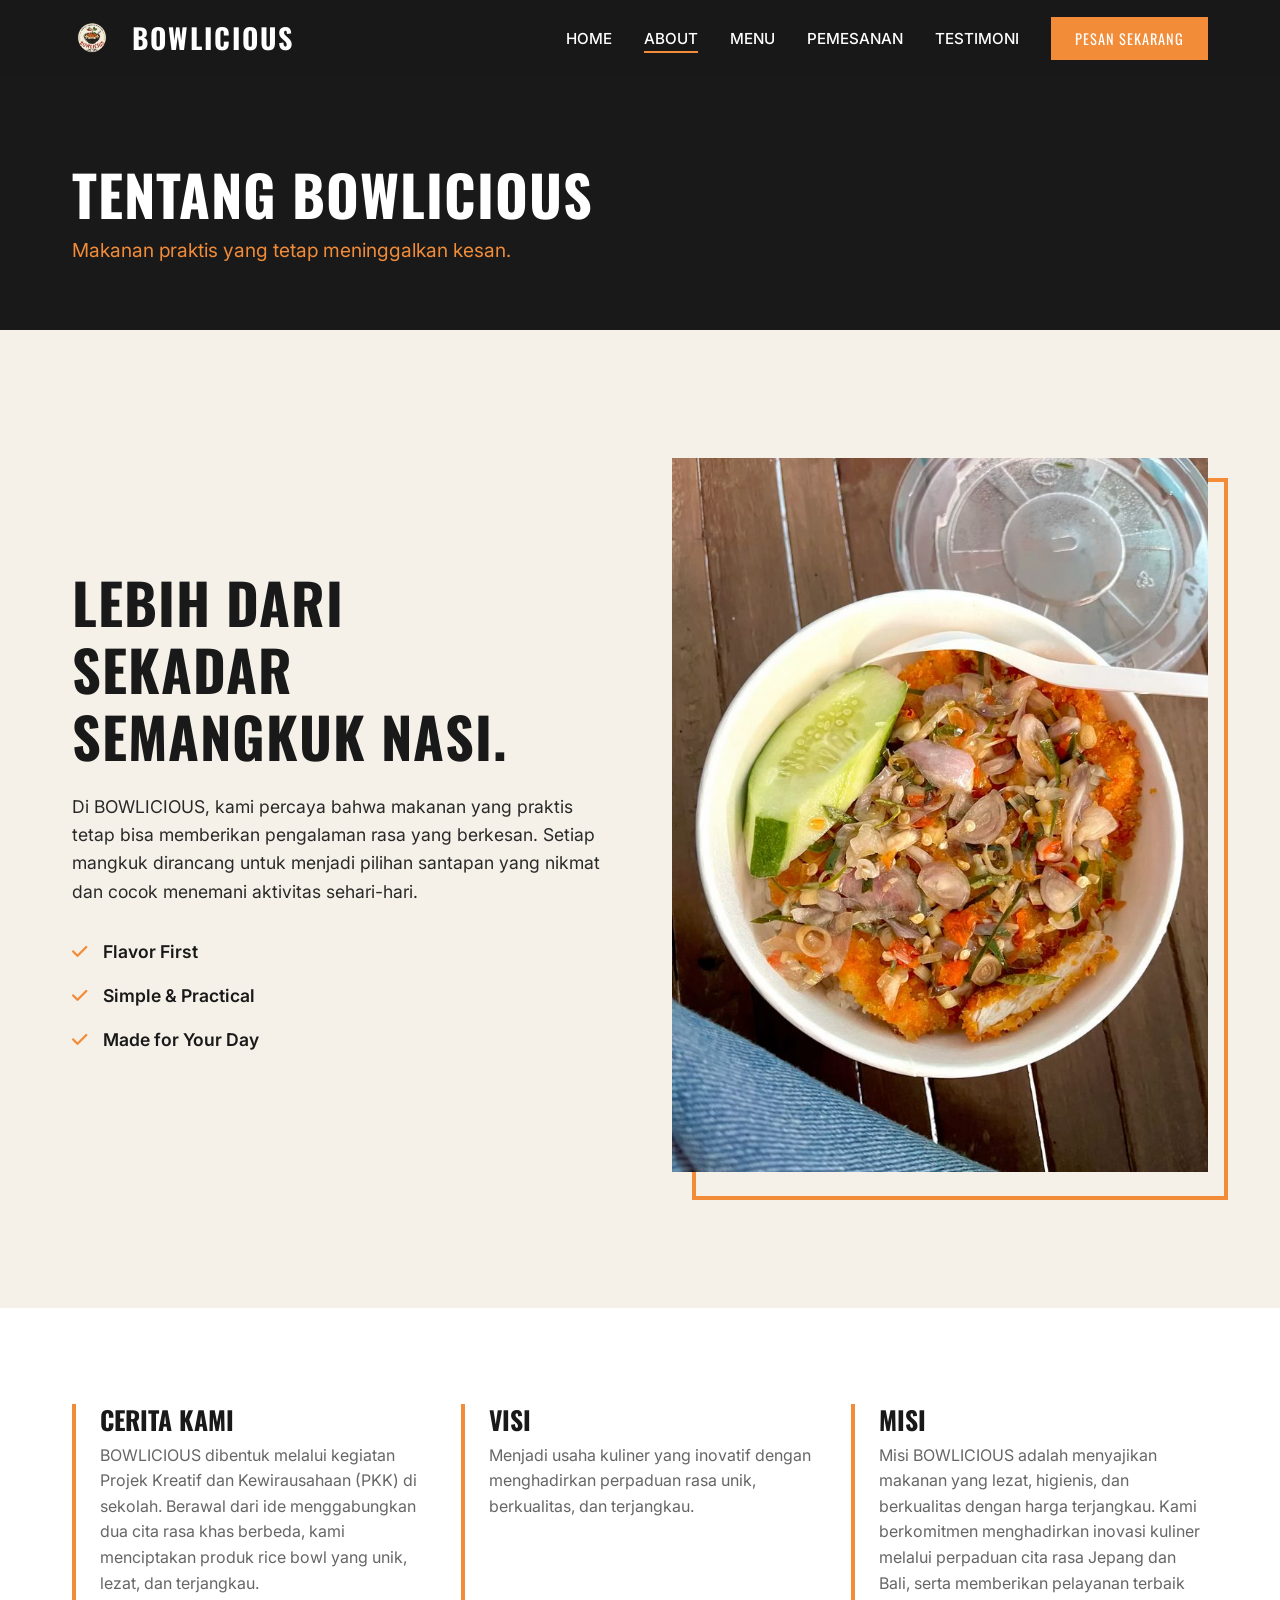
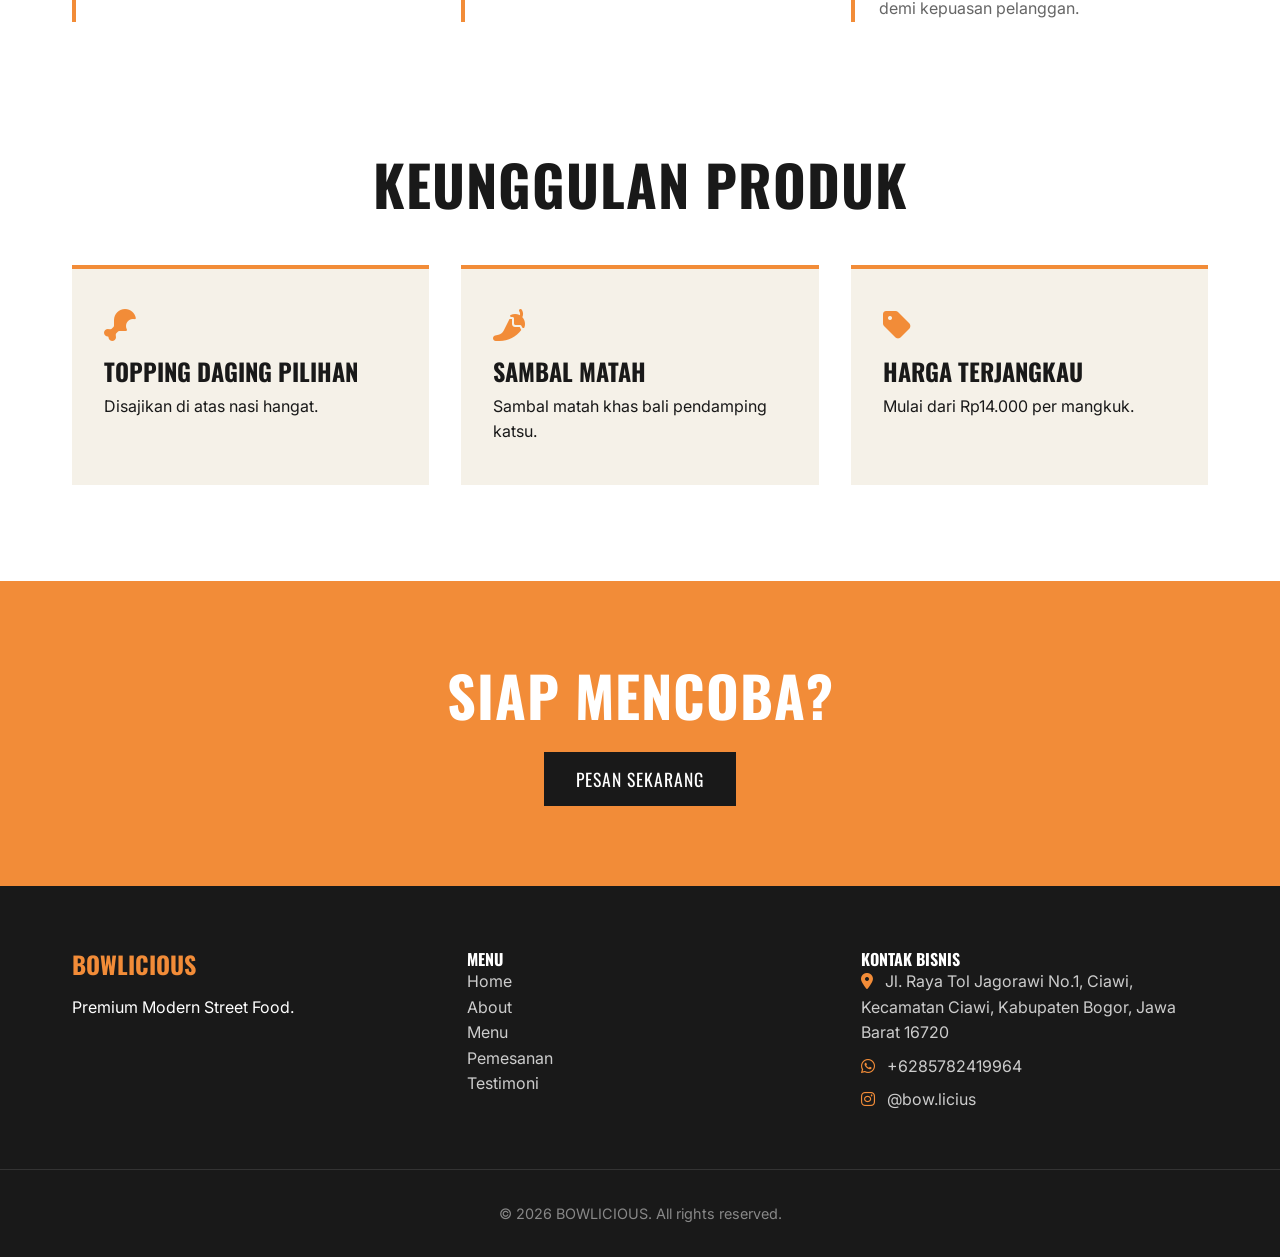
<file: about.html>
<!DOCTYPE html>
<html lang="id">
<head>
    <meta charset="UTF-8">
    <meta name="viewport" content="width=device-width, initial-scale=1.0">
    <link
      rel="shortcut icon"
      href="foto_produk/logo-bowlicious.png"
      type="image/x-icon"
    />
    <title>About | BOWLICIOUS</title>
    <link rel="preconnect" href="https://fonts.googleapis.com">
    <link rel="preconnect" href="https://fonts.gstatic.com" crossorigin>
    <link href="https://fonts.googleapis.com/css2?family=Inter:wght@300;400;500;600&family=Oswald:wght@500;700&display=swap" rel="stylesheet">
    <link rel="stylesheet" href="https://cdnjs.cloudflare.com/ajax/libs/font-awesome/6.4.0/css/all.min.css">
    <link rel="stylesheet" href="style.css">
</head>
<body data-page="about">
    <nav id="navbar" class="solid">
        <div class="nav-container">
            <a href="index.html" class="logo" aria-label="BOWLICIOUS Home">
    <img src="foto_produk/logo-bowlicious.png" alt="Logo BOWLICIOUS" style="height: 40px; width: auto; vertical-align: middle; margin-right: 10px;">
    <span>BOWLICIOUS</span>
</a>
            <button class="menu-toggle" id="mobile-menu" aria-label="Buka menu" aria-expanded="false"><i class="fas fa-bars"></i></button>
            <ul class="nav-menu" id="nav-menu">
                <li><a href="index.html" class="nav-link">Home</a></li>
                <li><a href="about.html" class="nav-link active">About</a></li>
                <li><a href="menu.html" class="nav-link">Menu</a></li>
                <li><a href="pemesanan.html" class="nav-link">Pemesanan</a></li>
                <li><a href="testimoni.html" class="nav-link">Testimoni</a></li>
                <li><a href="pemesanan.html" class="btn btn-primary nav-cta">Pesan Sekarang</a></li>
            </ul>
        </div>
    </nav>

    <header class="page-header">
        <div class="container reveal">
            <h1 class="section-title">TENTANG BOWLICIOUS</h1>
            <p class="page-lead">Makanan praktis yang tetap meninggalkan kesan.</p>
        </div>
    </header>

    <section class="about-section">
        <div class="container about-grid">
            <div class="about-text reveal">
                <h2 class="section-title dark-text">LEBIH DARI<br>SEKADAR<br>SEMANGKUK NASI.</h2>
                <div class="about-desc">
                    <p>Di BOWLICIOUS, kami percaya bahwa makanan yang praktis tetap bisa memberikan pengalaman rasa yang berkesan. Setiap mangkuk dirancang untuk menjadi pilihan santapan yang nikmat dan cocok menemani aktivitas sehari-hari.</p>
                </div>
                <ul class="about-features">
                    <li><i class="fas fa-check"></i> Flavor First</li>
                    <li><i class="fas fa-check"></i> Simple &amp; Practical</li>
                    <li><i class="fas fa-check"></i> Made for Your Day</li>
                </ul>
            </div>
            <div class="about-image-wrapper reveal delay-1">
                <img src="foto_produk/1.jpeg" alt="Bowlicious Signature Bowl" class="about-img">
                <div class="decorative-box"></div>
            </div>
        </div>
    </section>

    <section class="story-section">
        <div class="container story-grid">
            <div class="story-block reveal">
                <h3>Cerita Kami</h3>
                <p>BOWLICIOUS dibentuk melalui kegiatan Projek Kreatif dan Kewirausahaan (PKK) di sekolah. Berawal dari ide menggabungkan dua cita rasa khas berbeda, kami menciptakan produk rice bowl yang unik, lezat, dan terjangkau.</p>
            </div>
            <div class="story-block reveal delay-1">
                <h3>Visi</h3>
                <p>Menjadi usaha kuliner yang inovatif dengan menghadirkan perpaduan rasa unik, berkualitas, dan terjangkau.

</p>
            </div>
            <div class="story-block reveal delay-2">
                <h3>Misi</h3>
                <p>Misi BOWLICIOUS adalah menyajikan makanan yang lezat, higienis, dan berkualitas dengan harga terjangkau. Kami berkomitmen menghadirkan inovasi kuliner melalui perpaduan cita rasa Jepang dan Bali, serta memberikan pelayanan terbaik demi kepuasan pelanggan.</p>
            </div>
        </div>
    </section>

    <section class="intro-section">
        <div class="container">
            <h2 class="section-title dark-text text-center reveal">KEUNGGULAN PRODUK</h2>
            <div class="highlight-grid">
                <div class="highlight-card reveal"><i class="fas fa-drumstick-bite"></i><h3>Topping Daging Pilihan</h3><p>Disajikan di atas nasi hangat.</p></div>
                <div class="highlight-card reveal delay-1"><i class="fas fa-pepper-hot"></i><h3>Sambal Matah</h3><p>Sambal matah khas bali pendamping katsu.</p></div>
                <div class="highlight-card reveal delay-2"><i class="fas fa-tag"></i><h3>Harga Terjangkau</h3><p>Mulai dari Rp14.000 per mangkuk.</p></div>
            </div>
        </div>
    </section>

    <section class="cta-band">
        <div class="container text-center reveal">
            <h2 class="section-title">SIAP MENCOBA?</h2>
            <a href="pemesanan.html" class="btn btn-primary">PESAN SEKARANG</a>
        </div>
    </section>

    <footer>
        <div class="container footer-content">
            <div class="footer-brand">
                <h2>BOWLICIOUS</h2>
                <p>Premium Modern Street Food.</p>
            </div>
            <div class="footer-links">
                <h4>Menu</h4>
                <ul>
                    <li><a href="index.html">Home</a></li>
                    <li><a href="about.html">About</a></li>
                    <li><a href="menu.html">Menu</a></li>
                    <li><a href="pemesanan.html">Pemesanan</a></li>
                    <li><a href="testimoni.html">Testimoni</a></li>
                </ul>
            </div>
            <div class="footer-contact">
                <h4>Kontak Bisnis</h4>
                <p><i class="fas fa-map-marker-alt"></i> Jl. Raya Tol Jagorawi No.1, Ciawi, Kecamatan Ciawi, Kabupaten Bogor, Jawa Barat 16720</p>
          <p><i class="fab fa-whatsapp"></i> +6285782419964</p>
          <p><i class="fab fa-instagram"></i> @bow.licius</p>
            </div>
        </div>
        <div class="footer-bottom">
            <p>&copy; <span id="currentYear"></span> BOWLICIOUS. All rights reserved.</p>
        </div>
    </footer>

    <script src="script.js"></script>
</body>
</html>
</file>
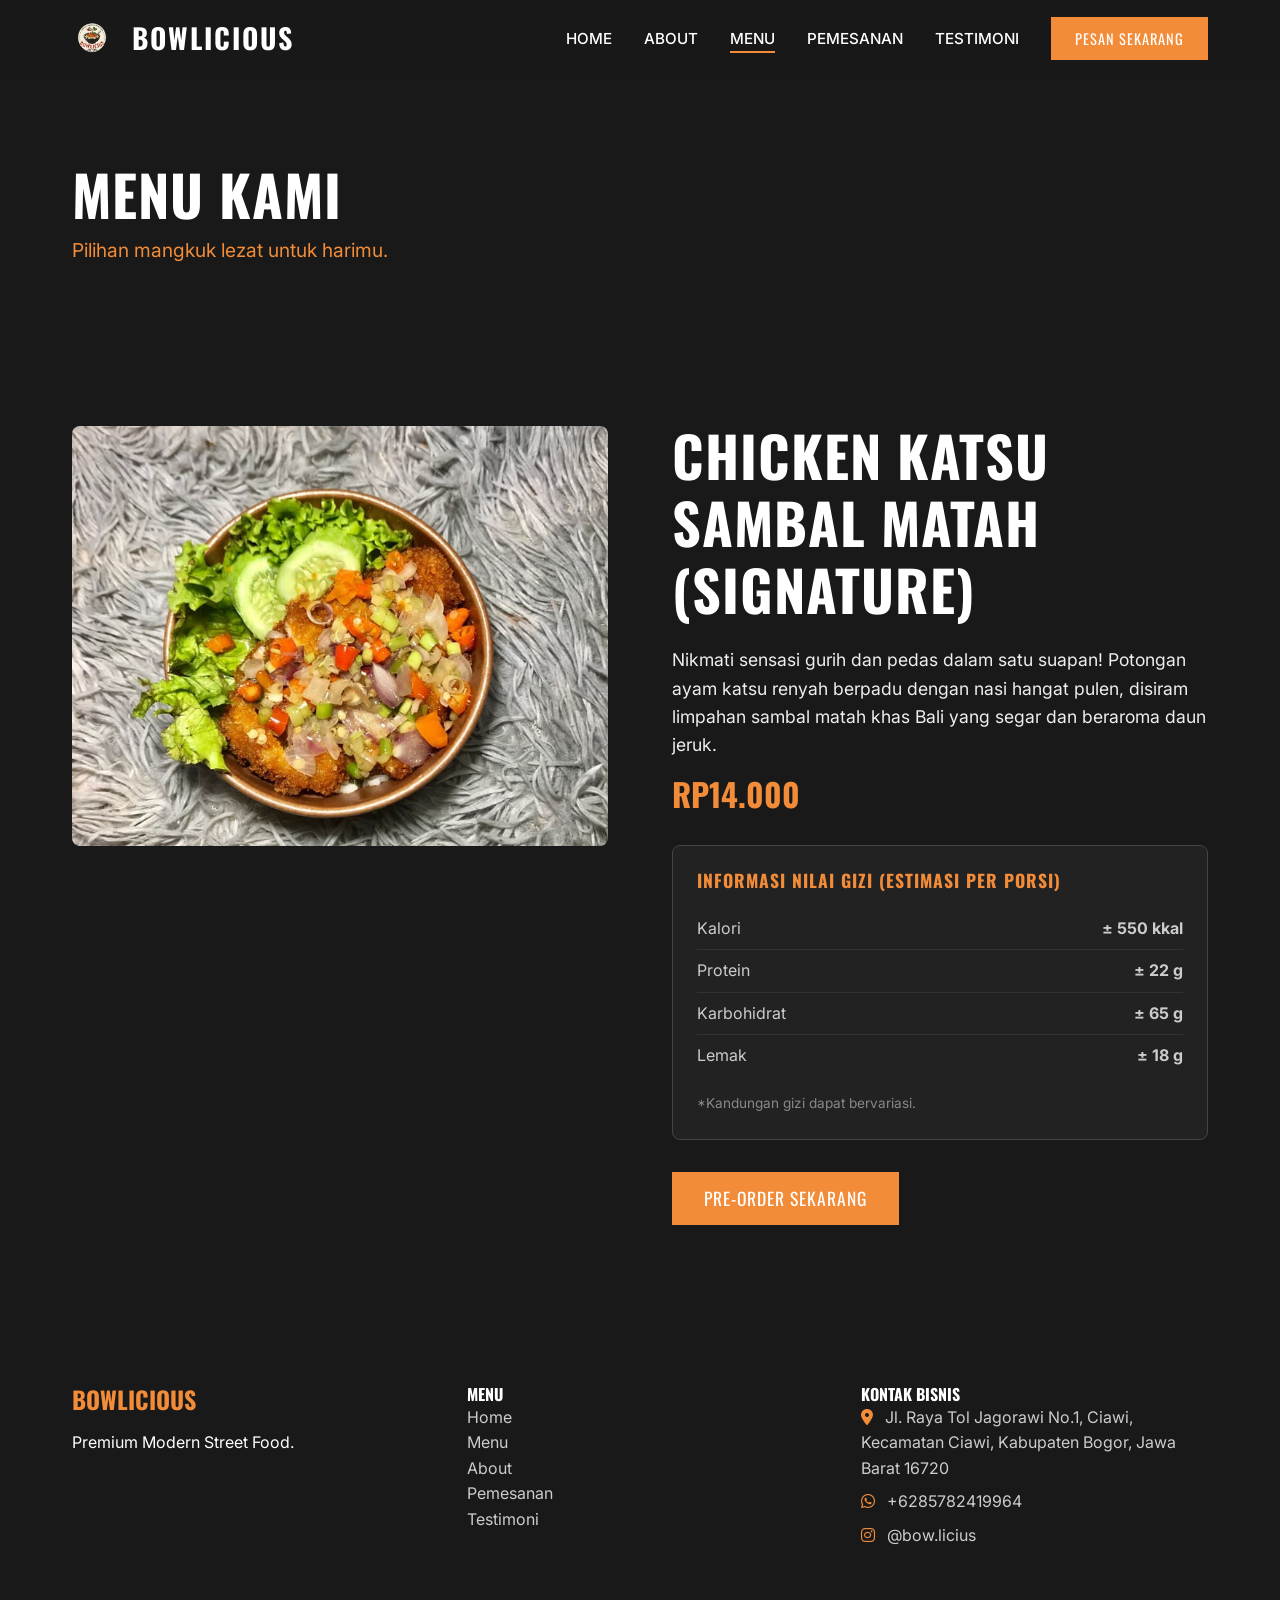
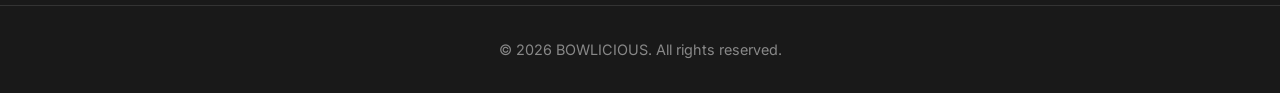
<file: menu.html>
<!DOCTYPE html>
<html lang="id">
  <head>
    <meta charset="UTF-8" />
    <meta name="viewport" content="width=device-width, initial-scale=1.0" />
    <link
      rel="shortcut icon"
      href="foto produk/logo-bowlicious.png"
      type="image/x-icon"
    />
    <title>Menu | BOWLICIOUS</title>
    <link rel="preconnect" href="https://fonts.googleapis.com" />
    <link rel="preconnect" href="https://fonts.gstatic.com" crossorigin />
    <link
      href="https://fonts.googleapis.com/css2?family=Inter:wght@300;400;500;600&family=Oswald:wght@500;700&display=swap"
      rel="stylesheet"
    />
    <link
      rel="stylesheet"
      href="https://cdnjs.cloudflare.com/ajax/libs/font-awesome/6.4.0/css/all.min.css"
    />
    <link rel="stylesheet" href="style.css" />
  </head>
  <body data-page="menu">
    <nav id="navbar" class="solid">
      <div class="nav-container">
        <a href="index.html" class="logo" aria-label="BOWLICIOUS Home">
          <img
            src="foto produk/logo-bowlicious.png"
            alt="Logo BOWLICIOUS"
            style="
              height: 40px;
              width: auto;
              vertical-align: middle;
              margin-right: 10px;
            "
          />
          <span>BOWLICIOUS</span>
        </a>
        <button
          class="menu-toggle"
          id="mobile-menu"
          aria-label="Buka menu"
          aria-expanded="false"
        >
          <i class="fas fa-bars"></i>
        </button>
        <ul class="nav-menu" id="nav-menu">
          <li><a href="index.html" class="nav-link">Home</a></li>
          <li><a href="about.html" class="nav-link">About</a></li>
          <li><a href="menu.html" class="nav-link active">Menu</a></li>
          <li><a href="pemesanan.html" class="nav-link">Pemesanan</a></li>
          <li><a href="testimoni.html" class="nav-link">Testimoni</a></li>
          <li>
            <a href="pemesanan.html" class="btn btn-primary nav-cta"
              >Pesan Sekarang</a
            >
          </li>
        </ul>
      </div>
    </nav>

    <header class="page-header">
      <div class="container reveal">
        <h1 class="section-title">MENU KAMI</h1>
        <p class="page-lead">Pilihan mangkuk lezat untuk harimu.</p>
      </div>
    </header>

    <section class="featured-section">
      <div class="container featured-grid" style="align-items: flex-start;">
        <img
          src="foto_produk/signature-bowl.jpeg"
          alt="Chicken Katsu Sambal Matah"
          class="featured-img reveal"
          style="border-radius: 8px;"
        />
        <div class="reveal delay-1">
          <h2 class="section-title" style="margin-top: -5px;">CHICKEN KATSU SAMBAL MATAH (SIGNATURE)</h2>

          <p
            class="product-desc"
            style="font-size: 1.1rem; margin-bottom: 1rem; color: #eee"
          >
            Nikmati sensasi gurih dan pedas dalam satu suapan! Potongan ayam
            katsu renyah berpadu dengan nasi hangat pulen, disiram limpahan
            sambal matah khas Bali yang segar dan beraroma daun jeruk.
          </p>
          <h4 class="product-price">Rp14.000</h4>

          <!-- Informasi Gizi -->
          <div
            class="nutrition-info"
            style="
              margin-top: 1.5rem;
              padding: 1.5rem;
              border: 1px solid #444;
              border-radius: 8px;
              background-color: #222;
            "
          >
            <h5
              style="
                color: var(--color-orange);
                margin-bottom: 1rem;
                font-family: var(--font-heading);
                letter-spacing: 1px;
                font-size: 1.1rem;
              "
            >
              Informasi Nilai Gizi (Estimasi per porsi)
            </h5>
            <ul
              style="
                list-style-type: none;
                padding-left: 0;
                font-size: 1rem;
                color: #ccc;
              "
            >
              <li
                style="
                  display: flex;
                  justify-content: space-between;
                  border-bottom: 1px solid #333;
                  padding: 0.5rem 0;
                "
              >
                <span>Kalori</span> <strong>± 550 kkal</strong>
              </li>
              <li
                style="
                  display: flex;
                  justify-content: space-between;
                  border-bottom: 1px solid #333;
                  padding: 0.5rem 0;
                "
              >
                <span>Protein</span> <strong>± 22 g</strong>
              </li>
              <li
                style="
                  display: flex;
                  justify-content: space-between;
                  border-bottom: 1px solid #333;
                  padding: 0.5rem 0;
                "
              >
                <span>Karbohidrat</span> <strong>± 65 g</strong>
              </li>
              <li
                style="
                  display: flex;
                  justify-content: space-between;
                  padding: 0.5rem 0;
                "
              >
                <span>Lemak</span> <strong>± 18 g</strong>
              </li>
            </ul>
            <small
              style="
                color: #888;
                display: block;
                margin-top: 1rem;
                font-size: 0.85rem;
              "
              >*Kandungan gizi dapat bervariasi.</small
            >
          </div>

          <a
            href="pemesanan.html"
            class="btn btn-primary"
            style="margin-top: 2rem"
            >PRE-ORDER SEKARANG</a
          >
        </div>
      </div>
    </section>

    <footer>
      <div class="container footer-content">
        <div class="footer-brand">
          <h2>BOWLICIOUS</h2>
          <p>Premium Modern Street Food.</p>
        </div>
        <div class="footer-links">
          <h4>Menu</h4>
          <ul>
            <li><a href="index.html">Home</a></li>
            <li><a href="menu.html">Menu</a></li>
            <li><a href="about.html">About</a></li>
            <li><a href="pemesanan.html">Pemesanan</a></li>
            <li><a href="testimoni.html">Testimoni</a></li>
          </ul>
        </div>
        <div class="footer-contact">
          <h4>Kontak Bisnis</h4>
          <p><i class="fas fa-map-marker-alt"></i> Jl. Raya Tol Jagorawi No.1, Ciawi, Kecamatan Ciawi, Kabupaten Bogor, Jawa Barat 16720</p>
          <p><i class="fab fa-whatsapp"></i> +6285782419964</p>
          <p><i class="fab fa-instagram"></i> @bow.licius</p>
        </div>
      </div>
      <div class="footer-bottom">
        <p>
          &copy; <span id="currentYear"></span> BOWLICIOUS. All rights reserved.
        </p>
      </div>
    </footer>

    <script src="script.js"></script>
  </body>
</html>
</file>
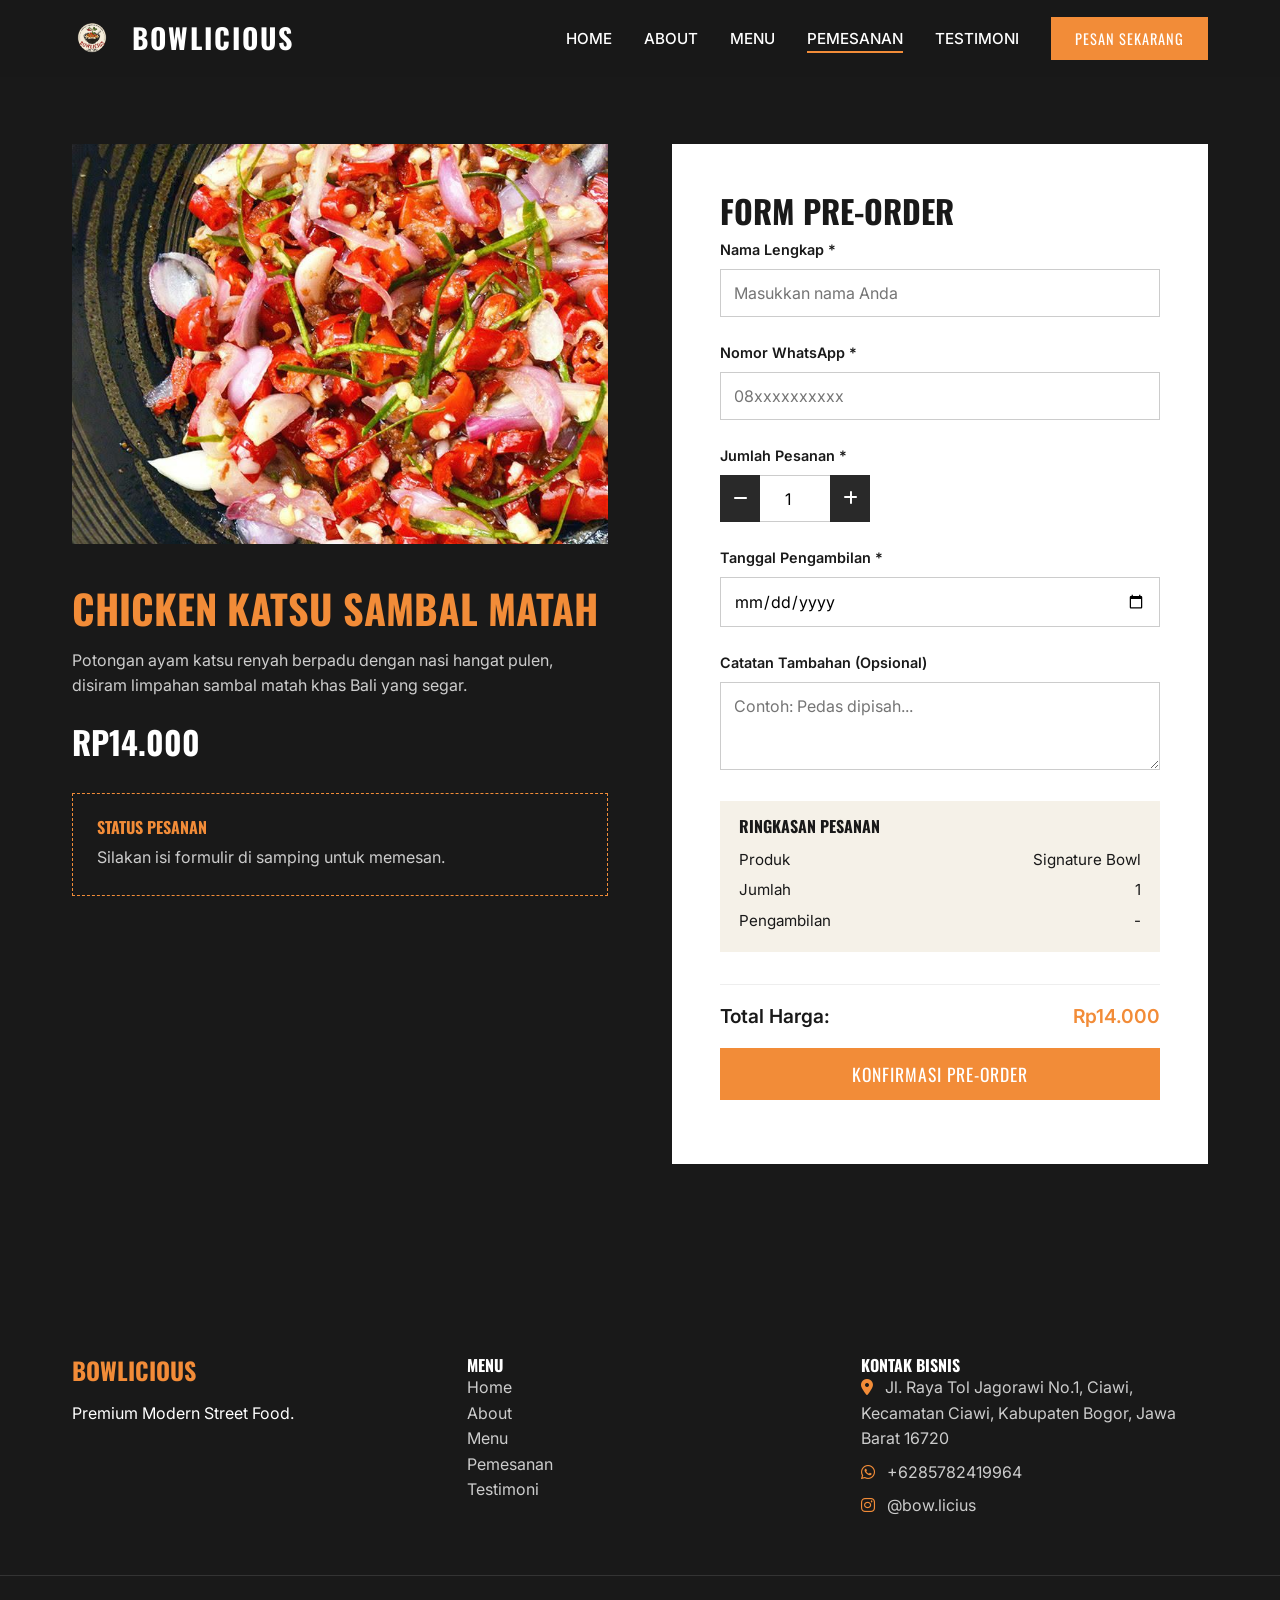
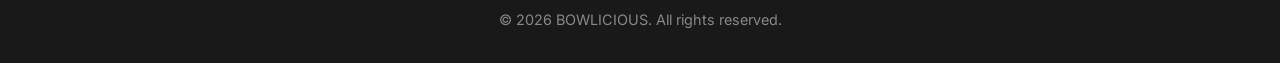
<file: pemesanan.html>
<!DOCTYPE html>
<html lang="id">
<head>
    <meta charset="UTF-8">
    <meta name="viewport" content="width=device-width, initial-scale=1.0">
    <link
      rel="shortcut icon"
      href="foto_produk/logo-bowlicious.png"
      type="image/x-icon"
    />
    <title>Pemesanan | BOWLICIOUS</title>
    <link rel="preconnect" href="https://fonts.googleapis.com">
    <link rel="preconnect" href="https://fonts.gstatic.com" crossorigin>
    <link href="https://fonts.googleapis.com/css2?family=Inter:wght@300;400;500;600&family=Oswald:wght@500;700&display=swap" rel="stylesheet">
    <link rel="stylesheet" href="https://cdnjs.cloudflare.com/ajax/libs/font-awesome/6.4.0/css/all.min.css">
    <link rel="stylesheet" href="style.css">
</head>
<body data-page="pemesanan">
    <nav id="navbar" class="solid">
        <div class="nav-container">
            <a href="index.html" class="logo" aria-label="BOWLICIOUS Home">
    <img src="foto_produk/logo-bowlicious.png" alt="Logo BOWLICIOUS" style="height: 40px; width: auto; vertical-align: middle; margin-right: 10px;">
    <span>BOWLICIOUS</span>
</a>
            <button class="menu-toggle" id="mobile-menu" aria-label="Buka menu" aria-expanded="false"><i class="fas fa-bars"></i></button>
            <ul class="nav-menu" id="nav-menu">
                <li><a href="index.html" class="nav-link">Home</a></li>
                <li><a href="about.html" class="nav-link">About</a></li>
                <li><a href="menu.html" class="nav-link">Menu</a></li>
                <li><a href="pemesanan.html" class="nav-link active">Pemesanan</a></li>
                <li><a href="testimoni.html" class="nav-link">Testimoni</a></li>
                <li><a href="pemesanan.html" class="btn btn-primary nav-cta">Pesan Sekarang</a></li>
            </ul>
        </div>
    </nav>

    <section class="order-section page-top">
        <div class="container">
            <div class="order-grid">
                <div class="product-showcase reveal">
    <img src="foto_produk/3.jpeg" alt="Chicken Katsu Sambal Matah" class="product-img-large">
    <div class="product-info">
        <h1 class="product-name">CHICKEN KATSU SAMBAL MATAH</h1>
        <p class="product-desc">Potongan ayam katsu renyah berpadu dengan nasi hangat pulen, disiram limpahan sambal matah khas Bali yang segar.</p>
        <h4 class="product-price" id="product-price" data-price="14000">Rp14.000</h4>
    </div>
    <div class="status-box">
        <h4>Status Pesanan</h4>
        <p id="orderStatus">Silakan isi formulir di samping untuk memesan.</p>
    </div>
</div>

                <div class="preorder-form-container reveal delay-1">
                    <h2>Form Pre-Order</h2>
                    <form id="orderForm" novalidate>
                        <div class="form-group">
                            <label for="orderName">Nama Lengkap *</label>
                            <input type="text" id="orderName" required placeholder="Masukkan nama Anda">
                            <span class="error-msg" data-for="orderName"></span>
                        </div>
                        <div class="form-group">
                            <label for="orderWA">Nomor WhatsApp *</label>
                            <input type="tel" id="orderWA" required placeholder="08xxxxxxxxxx" inputmode="tel">
                            <span class="error-msg" data-for="orderWA"></span>
                        </div>
                        <div class="form-group">
                            <label for="orderQty">Jumlah Pesanan *</label>
                            <div class="qty-control">
                                <button type="button" class="qty-btn" id="btn-minus" aria-label="Kurangi"><i class="fas fa-minus"></i></button>
                                <input type="number" id="orderQty" value="1" min="1" readonly>
                                <button type="button" class="qty-btn" id="btn-plus" aria-label="Tambah"><i class="fas fa-plus"></i></button>
                            </div>
                        </div>
                        <div class="form-group">
                            <label for="orderDate">Tanggal Pengambilan *</label>
                            <input type="date" id="orderDate" required>
                            <span class="error-msg" data-for="orderDate"></span>
                        </div>
                        <div class="form-group">
                            <label for="orderNotes">Catatan Tambahan (Opsional)</label>
                            <textarea id="orderNotes" rows="3" placeholder="Contoh: Pedas dipisah..."></textarea>
                        </div>
                        <div class="summary-box">
                            <h4>Ringkasan Pesanan</h4>
                            <div class="summary-row"><span>Produk</span><span>Signature Bowl</span></div>
                            <div class="summary-row"><span>Jumlah</span><span id="sumQty">1</span></div>
                            <div class="summary-row"><span>Pengambilan</span><span id="sumDate">-</span></div>
                        </div>
                        <div class="order-summary">
                            <span>Total Harga:</span>
                            <span class="total-price" id="totalPrice">Rp14.000</span>
                        </div>
                        <button type="submit" class="btn btn-primary btn-full">KONFIRMASI PRE-ORDER</button>
                        <div id="orderFeedback" class="feedback-msg" role="status"></div>
                    </form>
                </div>
            </div>
        </div>
    </section>

    <footer>
        <div class="container footer-content">
            <div class="footer-brand">
                <h2>BOWLICIOUS</h2>
                <p>Premium Modern Street Food.</p>
            </div>
            <div class="footer-links">
                <h4>Menu</h4>
                <ul>
                    <li><a href="index.html">Home</a></li>
                    <li><a href="about.html">About</a></li>
                    <li><a href="menu.html">Menu</a></li>
                    <li><a href="pemesanan.html">Pemesanan</a></li>
                    <li><a href="testimoni.html">Testimoni</a></li>
                </ul>
            </div>
            <div class="footer-contact">
                <h4>Kontak Bisnis</h4>
                <p><i class="fas fa-map-marker-alt"></i> Jl. Raya Tol Jagorawi No.1, Ciawi, Kecamatan Ciawi, Kabupaten Bogor, Jawa Barat 16720</p>
          <p><i class="fab fa-whatsapp"></i> +6285782419964</p>
          <p><i class="fab fa-instagram"></i> @bow.licius</p>
            </div>
        </div>
        <div class="footer-bottom">
            <p>&copy; <span id="currentYear"></span> BOWLICIOUS. All rights reserved.</p>
        </div>
    </footer>

    <script src="script.js"></script>
</body>
</html>
</file>
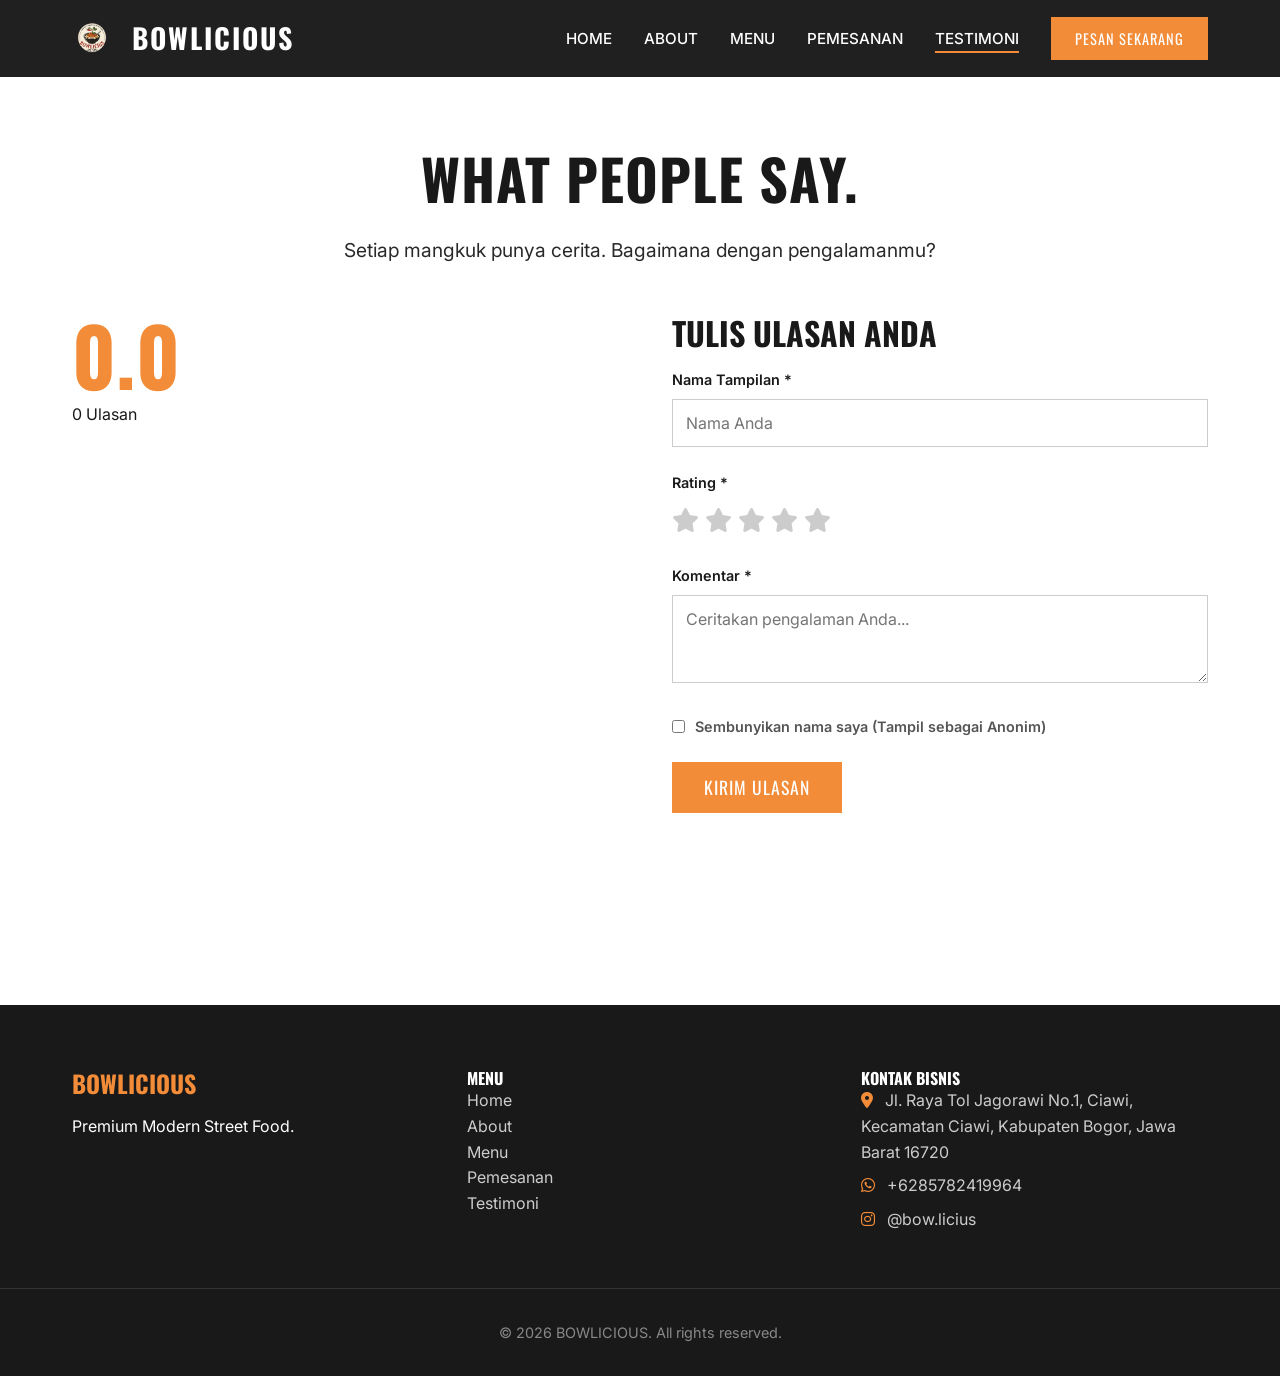
<file: testimoni.html>
<!DOCTYPE html>
<html lang="id">
<head>
    <meta charset="UTF-8">
    <meta name="viewport" content="width=device-width, initial-scale=1.0">
    <link
      rel="shortcut icon"
      href="foto_produk/logo-bowlicious.png"
      type="image/x-icon"
    />
    <title>Testimoni | BOWLICIOUS</title>
    <link rel="preconnect" href="https://fonts.googleapis.com">
    <link rel="preconnect" href="https://fonts.gstatic.com" crossorigin>
    <link href="https://fonts.googleapis.com/css2?family=Inter:wght@300;400;500;600&family=Oswald:wght@500;700&display=swap" rel="stylesheet">
    <link rel="stylesheet" href="https://cdnjs.cloudflare.com/ajax/libs/font-awesome/6.4.0/css/all.min.css">
    <link rel="stylesheet" href="style.css">
</head>
<body data-page="testimoni">
    <nav id="navbar" class="solid">
        <div class="nav-container">
            <a href="index.html" class="logo" aria-label="BOWLICIOUS Home">
<img src="foto_produk/logo-bowlicious.png" alt="Logo BOWLICIOUS" style="height: 40px; width: auto; vertical-align: middle; margin-right: 10px;">
    <span>BOWLICIOUS</span>
</a>
            <button class="menu-toggle" id="mobile-menu" aria-label="Buka menu" aria-expanded="false"><i class="fas fa-bars"></i></button>
            <ul class="nav-menu" id="nav-menu">
                <li><a href="index.html" class="nav-link">Home</a></li>
                <li><a href="about.html" class="nav-link">About</a></li>
                <li><a href="menu.html" class="nav-link">Menu</a></li>
                <li><a href="pemesanan.html" class="nav-link">Pemesanan</a></li>
                <li><a href="testimoni.html" class="nav-link active">Testimoni</a></li>
                <li><a href="pemesanan.html" class="btn btn-primary nav-cta">Pesan Sekarang</a></li>
            </ul>
        </div>
    </nav>

    <section class="review-section page-top">
        <div class="container">
            <div class="review-header reveal">
                <h1 class="section-title dark-text text-center">WHAT PEOPLE SAY.</h1>
                <p class="section-subtitle text-center">Setiap mangkuk punya cerita. Bagaimana dengan pengalamanmu?</p>
            </div>

            <div class="review-grid">
                <div class="rating-summary reveal">
                    <div class="average-rating-display">
                        <h2 id="avgRatingNum">0.0</h2>
                        <div class="stars-display" id="avgStarsDisplay"></div>
                        <p><span id="totalReviewsCount">0</span> Ulasan</p>
                    </div>
                    <div class="rating-distribution" id="ratingDistribution"></div>
                </div>

                <div class="write-review reveal delay-1">
                    <h2 class="form-title">Tulis Ulasan Anda</h2>
                    <form id="reviewForm" novalidate>
                        <div class="form-group">
                            <label for="reviewerName">Nama Tampilan *</label>
                            <input type="text" id="reviewerName" required placeholder="Nama Anda">
                        </div>
                        <div class="form-group">
                            <label>Rating *</label>
                            <div class="star-rating-input" id="starInput">
                                <i class="fas fa-star" data-value="1"></i>
                                <i class="fas fa-star" data-value="2"></i>
                                <i class="fas fa-star" data-value="3"></i>
                                <i class="fas fa-star" data-value="4"></i>
                                <i class="fas fa-star" data-value="5"></i>
                            </div>
                            <input type="hidden" id="reviewRating">
                            <span class="error-msg" id="ratingError">Silakan pilih rating.</span>
                        </div>
                        <div class="form-group">
                            <label for="reviewComment">Komentar *</label>
                            <textarea id="reviewComment" required rows="3" placeholder="Ceritakan pengalaman Anda..."></textarea>
                        </div>
                        <div class="form-group" style="display: flex; align-items: center; gap: 10px; margin-bottom: 1.5rem;">
                            <input type="checkbox" id="hideName" style="width: auto; margin: 0; cursor: pointer;">
                            <label for="hideName" style="margin: 0; cursor: pointer; font-size: 0.9rem; color: #555;">Sembunyikan nama saya (Tampil sebagai Anonim)</label>
                        </div>
                        
                        <button type="submit" class="btn btn-primary">KIRIM ULASAN</button>
                    </form>
                </div>
            </div>

            <div class="review-list" id="reviewList">
    <div id="reviewItems"></div>
</div>
        </div>
    </section>

    <footer>
        <div class="container footer-content">
            <div class="footer-brand">
                <h2>BOWLICIOUS</h2>
                <p>Premium Modern Street Food.</p>
            </div>
            <div class="footer-links">
                <h4>Menu</h4>
                <ul>
                    <li><a href="index.html">Home</a></li>
                    <li><a href="about.html">About</a></li>
                    <li><a href="menu.html">Menu</a></li>
                    <li><a href="pemesanan.html">Pemesanan</a></li>
                    <li><a href="testimoni.html">Testimoni</a></li>
                </ul>
            </div>
            <div class="footer-contact">
                <h4>Kontak Bisnis</h4>
                <p><i class="fas fa-map-marker-alt"></i> Jl. Raya Tol Jagorawi No.1, Ciawi, Kecamatan Ciawi, Kabupaten Bogor, Jawa Barat 16720</p>
          <p><i class="fab fa-whatsapp"></i> +6285782419964</p>
          <p><i class="fab fa-instagram"></i> @bow.licius</p>
            </div>
        </div>
        <div class="footer-bottom">
            <p>&copy; <span id="currentYear"></span> BOWLICIOUS. All rights reserved.</p>
        </div>
    </footer>

    <script src="script.js"></script>
</body>
</html>
</file>
<file: style.css>
/* ==========================================================================
   CSS VARIABLES & RESET
   ========================================================================== */
:root {
    --color-black: #191919;
    --color-orange: #F28C38;
    --color-cream: #F5F1E8;
    --color-white: #FFFFFF;
    --color-dark-gray: #292929;
    --font-heading: 'Oswald', sans-serif;
    --font-body: 'Inter', sans-serif;
    --transition: all 0.3s ease-in-out;
}

* {
    margin: 0;
    padding: 0;
    box-sizing: border-box;
}

html {
    scroll-behavior: smooth;
}

body {
    font-family: var(--font-body);
    color: var(--color-black);
    background-color: var(--color-white);
    line-height: 1.6;
    overflow-x: hidden;
}

/* ==========================================================================
   TYPOGRAPHY & GLOBAL STYLES
   ========================================================================== */
h1, h2, h3, h4, h5, h6 {
    font-family: var(--font-heading);
    text-transform: uppercase;
    line-height: 1.2;
}

.container {
    max-width: 1200px;
    margin: 0 auto;
    padding: 0 2rem;
}

.section-title {
    font-size: 3.5rem;
    margin-bottom: 1.5rem;
    letter-spacing: 1px;
}

.section-subtitle {
    font-size: 1.2rem;
    color: var(--color-dark-gray);
    margin-bottom: 3rem;
}

.text-center { text-align: center; }

/* Buttons */
.btn {
    display: inline-block;
    padding: 0.8rem 2rem;
    font-family: var(--font-heading);
    font-size: 1.1rem;
    text-decoration: none;
    text-transform: uppercase;
    border: none;
    cursor: pointer;
    transition: var(--transition);
    letter-spacing: 1px;
}

.btn-primary {
    background-color: var(--color-orange);
    color: var(--color-white);
}

.btn-primary:hover {
    background-color: #d9772a;
}

.btn-secondary {
    background-color: transparent;
    color: var(--color-white);
    border: 2px solid var(--color-white);
}

.btn-secondary:hover {
    background-color: var(--color-white);
    color: var(--color-black);
}

.btn-full {
    width: 100%;
    margin-top: 1rem;
}

/* ==========================================================================
   NAVBAR
   ========================================================================== */
#navbar {
    position: fixed;
    top: 0;
    width: 100%;
    z-index: 1000;
    transition: var(--transition);
    padding: 1.5rem 0;
    background: transparent;
}

#navbar.scrolled {
    background: rgba(25, 25, 25, 0.95);
    padding: 1rem 0;
    box-shadow: 0 4px 10px rgba(0,0,0,0.1);
}

.nav-container {
    display: flex;
    justify-content: space-between;
    align-items: center;
    max-width: 1200px;
    margin: 0 auto;
    padding: 0 2rem;
}

.logo {
    font-family: var(--font-heading);
    font-size: 1.8rem;
    font-weight: 700;
    color: var(--color-white);
    text-decoration: none;
    letter-spacing: 2px;
}

.nav-menu {
    display: flex;
    list-style: none;
    align-items: center;
    gap: 2rem;
}

.nav-link {
    color: var(--color-white);
    text-decoration: none;
    font-size: 0.95rem;
    text-transform: uppercase;
    font-weight: 500;
    transition: var(--transition);
    position: relative;
}

.nav-link::after {
    content: '';
    position: absolute;
    width: 0;
    height: 2px;
    bottom: -5px;
    left: 0;
    background-color: var(--color-orange);
    transition: var(--transition);
}

.nav-link:hover::after, .nav-link.active::after {
    width: 100%;
}

.nav-cta {
    padding: 0.6rem 1.5rem;
    font-size: 0.9rem;
}

.menu-toggle {
    display: none;
    color: var(--color-white);
    font-size: 1.5rem;
    cursor: pointer;
}

/* ==========================================================================
   SECTION 1: HERO
   ========================================================================== */
.hero-section {
    height: 100vh;
    position: relative;
    display: flex;
    align-items: center;
    justify-content: center;
    color: var(--color-white);
    text-align: center;
}

.video-container {
    position: absolute;
    top: 0; left: 0; width: 100%; height: 100%;
    overflow: hidden;
    z-index: -1;
}

#hero-video {
    width: 100%;
    height: 100%;
    object-fit: cover;
}

.video-overlay {
    position: absolute;
    top: 0; left: 0; width: 100%; height: 100%;
    background: rgba(25, 25, 25, 0.6);
}

.hero-content {
    z-index: 1;
    max-width: 800px;
    padding: 0 2rem;
}

.hero-label {
    display: block;
    color: var(--color-orange);
    font-weight: 600;
    letter-spacing: 3px;
    margin-bottom: 1rem;
    font-size: 1rem;
}

.hero-title {
    font-size: 5rem;
    margin-bottom: 1.5rem;
    text-shadow: 2px 2px 10px rgba(0,0,0,0.3);
}

.hero-desc {
    font-size: 1.2rem;
    margin-bottom: 2.5rem;
    font-weight: 300;
}

.hero-buttons {
    display: flex;
    gap: 1rem;
    justify-content: center;
}

.scroll-indicator {
    position: absolute;
    bottom: 30px;
    left: 50%;
    transform: translateX(-50%);
}

.mouse {
    width: 25px;
    height: 40px;
    border: 2px solid var(--color-white);
    border-radius: 15px;
    position: relative;
}

.mouse::before {
    content: '';
    width: 3px;
    height: 8px;
    background: var(--color-white);
    position: absolute;
    top: 8px;
    left: 50%;
    transform: translateX(-50%);
    border-radius: 2px;
    animation: scroll 1.5s infinite;
}

@keyframes scroll {
    0% { opacity: 1; top: 8px; }
    100% { opacity: 0; top: 20px; }
}

/* ==========================================================================
   SECTION 2: ABOUT
   ========================================================================== */
.about-section {
    background-color: var(--color-cream);
    padding: 8rem 0;
}

.about-grid {
    display: grid;
    grid-template-columns: 1fr 1fr;
    gap: 4rem;
    align-items: center;
}

.about-desc p {
    font-size: 1.1rem;
    color: var(--color-dark-gray);
    margin-bottom: 2rem;
}

.about-features {
    list-style: none;
}

.about-features li {
    font-size: 1.1rem;
    font-weight: 600;
    margin-bottom: 1rem;
    display: flex;
    align-items: center;
    gap: 1rem;
}

.about-features i { color: var(--color-orange); }

.about-image-wrapper {
    position: relative;
}

.about-img {
    width: 100%;
    height: auto;
    object-fit: cover;
    z-index: 2;
    position: relative;
}

.decorative-box {
    position: absolute;
    width: 100%;
    height: 100%;
    border: 4px solid var(--color-orange);
    top: 20px;
    left: 20px;
    z-index: 1;
}

/* ==========================================================================
   SECTION 3: PEMESANAN
   ========================================================================== */
.order-section {
    background-color: var(--color-black);
    color: var(--color-white);
    padding: 8rem 0;
}

.order-grid {
    display: grid;
    grid-template-columns: 1fr 1fr;
    gap: 4rem;
}

.product-img-large {
    width: 100%;
    height: 400px;
    object-fit: cover;
    margin-bottom: 2rem;
}

.product-name {
    font-size: 2.5rem;
    color: var(--color-orange);
    margin-bottom: 1rem;
}

.product-desc {
    color: #ccc;
    margin-bottom: 1.5rem;
}

.product-price {
    font-size: 2rem;
}

.preorder-form-container {
    background-color: var(--color-white);
    color: var(--color-black);
    padding: 3rem;
}

.preorder-form-container h3 {
    font-size: 2rem;
    margin-bottom: 0.5rem;
}

.form-note {
    font-size: 0.85rem;
    color: #888;
    margin-bottom: 2rem;
}

.form-group {
    margin-bottom: 1.5rem;
}

.form-group label {
    display: block;
    font-weight: 600;
    margin-bottom: 0.5rem;
    font-size: 0.9rem;
}

.form-group input, .form-group textarea {
    width: 100%;
    padding: 0.8rem;
    border: 1px solid #ccc;
    font-family: var(--font-body);
    font-size: 1rem;
}

.form-group input:focus, .form-group textarea:focus {
    outline: none;
    border-color: var(--color-orange);
}

.qty-control {
    display: flex;
    width: 150px;
}

.qty-btn {
    width: 40px;
    background-color: var(--color-dark-gray);
    color: var(--color-white);
    border: none;
    cursor: pointer;
    font-size: 1rem;
}

.qty-control input {
    text-align: center;
    border-left: none;
    border-right: none;
}

.order-summary {
    display: flex;
    justify-content: space-between;
    font-size: 1.2rem;
    font-weight: 600;
    margin-top: 2rem;
    padding-top: 1rem;
    border-top: 1px solid #eee;
}

.total-price { color: var(--color-orange); }

.feedback-msg {
    margin-top: 1rem;
    font-size: 0.9rem;
    font-weight: 500;
    text-align: center;
}

.feedback-success { color: #28a745; }
.feedback-error { color: #dc3545; }

/* ==========================================================================
   SECTION 4: TESTIMONI
   ========================================================================== */
.review-section {
    background-color: var(--color-white);
    padding: 8rem 0;
}

.review-grid {
    display: grid;
    grid-template-columns: 1fr 1fr;
    gap: 4rem;
    margin-bottom: 4rem;
}

.average-rating-display h3 {
    font-size: 5rem;
    color: var(--color-orange);
    line-height: 1;
}

.stars-display {
    color: var(--color-orange);
    font-size: 1.5rem;
    margin-bottom: 0.5rem;
}

.rating-distribution {
    margin-top: 2rem;
}

.dist-row {
    display: flex;
    align-items: center;
    gap: 1rem;
    margin-bottom: 0.5rem;
    font-size: 0.9rem;
}

.dist-bar {
    flex: 1;
    height: 8px;
    background-color: #eee;
    border-radius: 4px;
    overflow: hidden;
}

.dist-fill {
    height: 100%;
    background-color: var(--color-orange);
    width: 0%;
    transition: width 1s ease-in-out;
}

.star-rating-input {
    color: #ccc;
    font-size: 1.5rem;
    cursor: pointer;
}

.star-rating-input i.active { color: var(--color-orange); }
.error-msg { color: #dc3545; font-size: 0.85rem; display: none; margin-top: 0.5rem;}

.review-list {
    margin-top: 3rem;
}

.demo-badge {
    background-color: #e9ecef;
    padding: 0.5rem 1rem;
    display: inline-block;
    font-size: 0.85rem;
    color: #666;
    margin-bottom: 2rem;
    border-radius: 4px;
}

.review-card {
    border-bottom: 1px solid #eee;
    padding: 1.5rem 0;
}

.review-card:last-child { border-bottom: none; }

.review-card-header {
    display: flex;
    justify-content: space-between;
    margin-bottom: 0.5rem;
}

.review-author { font-weight: 600; }
.review-date { font-size: 0.85rem; color: #888; }
.review-stars { color: var(--color-orange); font-size: 0.9rem; margin-bottom: 1rem;}

/* ==========================================================================
   FOOTER
   ========================================================================== */
footer {
    background-color: var(--color-black);
    color: var(--color-white);
    padding: 4rem 0 2rem;
}

.footer-content {
    display: grid;
    grid-template-columns: repeat(3, 1fr);
    gap: 3rem;
    margin-bottom: 3rem;
}

.footer-brand h2 {
    color: var(--color-orange);
    margin-bottom: 1rem;
}

.footer-links ul {
    list-style: none;
}

.footer-links a {
    color: #ccc;
    text-decoration: none;
    transition: var(--transition);
}

.footer-links a:hover { color: var(--color-orange); }
.footer-contact p { margin-bottom: 0.5rem; color: #ccc;}
.footer-contact i { margin-right: 0.5rem; color: var(--color-orange);}

.footer-bottom {
    text-align: center;
    border-top: 1px solid #333;
    padding-top: 2rem;
    color: #888;
    font-size: 0.9rem;
}

/* ==========================================================================
   ANIMATIONS & RESPONSIVE
   ========================================================================== */
.reveal {
    opacity: 0;
    transform: translateY(30px);
    transition: all 0.8s cubic-bezier(0.5, 0, 0, 1);
}
.reveal.active { opacity: 1; transform: translateY(0); }
.delay-1 { transition-delay: 0.2s; }

/* Responsive Media Queries */
@media screen and (max-width: 992px) {
    .hero-title { font-size: 3.5rem; }
    .about-grid, .order-grid, .review-grid, .footer-content {
        grid-template-columns: 1fr;
    }
}

@media screen and (max-width: 768px) {
    .menu-toggle { display: block; }
    .nav-menu {
        position: fixed; top: 0; left: -100%; width: 70%; height: 100vh;
        background-color: var(--color-black);
        flex-direction: column; justify-content: center;
        transition: var(--transition);
    }
    .nav-menu.active { left: 0; }
    .hero-buttons { flex-direction: column; }
}
/* ==========================================================================
   MULTI-PAGE ADDITIONS
   ========================================================================== */
.video-container { background: var(--color-black); }
#navbar.solid { background: rgba(25, 25, 25, 0.97); padding: 1rem 0; }
.menu-toggle { background: none; border: none; }
.page-top { padding-top: 9rem; }
.page-header { background: var(--color-black); color: var(--color-white); padding: 10rem 0 4rem; }
.page-header .section-title { margin-bottom: .5rem; }
.page-lead { color: var(--color-orange); font-size: 1.2rem; }
.dark-text { color: var(--color-black); }
.delay-2 { transition-delay: .4s; }

.intro-section { background: var(--color-white); padding: 6rem 0; }
.highlight-grid { display: grid; grid-template-columns: repeat(3, 1fr); gap: 2rem; margin-top: 3rem; }
.highlight-card { background: var(--color-cream); padding: 2.5rem 2rem; border-top: 4px solid var(--color-orange); }
.highlight-card i { color: var(--color-orange); font-size: 2rem; margin-bottom: 1rem; }
.highlight-card h3 { font-size: 1.5rem; margin-bottom: .5rem; }

.featured-section { background: var(--color-black); color: var(--color-white); padding: 6rem 0; }
.featured-grid { display: grid; grid-template-columns: 1fr 1fr; gap: 4rem; align-items: center; }
.featured-img { width: 100%; height: 420px; object-fit: cover; }
.featured-grid .product-price { margin-bottom: 2rem; color: var(--color-orange); }

.story-section { background: var(--color-white); padding: 6rem 0 2rem; }
.story-grid { display: grid; grid-template-columns: repeat(3, 1fr); gap: 2rem; }
.story-block { border-left: 4px solid var(--color-orange); padding-left: 1.5rem; }
.story-block h3 { font-size: 1.6rem; margin-bottom: .5rem; }
.story-block p { color: #666; }

.cta-band { background: var(--color-orange); color: var(--color-white); padding: 5rem 0; }
.cta-band .btn-primary { background: var(--color-black); }
.cta-band .btn-primary:hover { background: var(--color-dark-gray); }

.status-box { margin-top: 2rem; padding: 1.5rem; border: 1px dashed var(--color-orange); }
.status-box h4 { color: var(--color-orange); margin-bottom: .5rem; }
.status-box p { color: #ccc; }
.summary-box { background: var(--color-cream); padding: 1rem 1.2rem; margin-top: 1rem; }
.summary-box h4 { margin-bottom: .5rem; }
.summary-row { display: flex; justify-content: space-between; font-size: .95rem; padding: .2rem 0; }
.preorder-form-container h2 { font-size: 2rem; margin-bottom: .5rem; }
.form-title { font-size: 2rem; margin-bottom: 1rem; }
.average-rating-display h2 { font-size: 5rem; color: var(--color-orange); line-height: 1; }
.form-group input.invalid { border-color: #dc3545; }
.form-group .error-msg.show { display: block; }
.qty-control input { width: 70px; }
.review-comment { color: var(--color-dark-gray); }
.demo-badge { display: block; }

@media (prefers-reduced-motion: reduce) {
    html { scroll-behavior: auto; }
    .reveal { transition: none; opacity: 1; transform: none; }
}
@media screen and (max-width: 992px) {
    .highlight-grid, .story-grid, .featured-grid { grid-template-columns: 1fr; }
    .page-top { padding-top: 7rem; }
}
@media screen and (max-width: 768px) {
    .section-title { font-size: 2.4rem; }
    .hero-title { font-size: 2.6rem; }
    .preorder-form-container { padding: 1.5rem; }
    .product-name { font-size: 1.8rem; }
    .product-img-large, .featured-img { height: 260px; }
    .nav-menu { z-index: 1001; }
    .nav-menu .nav-link { font-size: 1.2rem; }
    .decorative-box { top: 12px; left: 12px; }
    .about-image-wrapper { margin-right: 12px; }
}

.logo {
    display: flex;
    align-items: center;
    gap: 10px;
    text-decoration: none;
    color: #ffffff;
    font-family: 'Oswald', sans-serif;
    font-size: 28px;
    font-weight: 700;
}

.logo img {
    display: block;
    width: 70px;
    height: 70px;
    object-fit: contain;
}

@media screen and (max-width: 768px) {
    #hero-video {
        display: none !important;
    }
    .hero-section {
        background: url('vd/bg_bumbu.jpg') center/cover no-repeat;
    }
}
</file>
